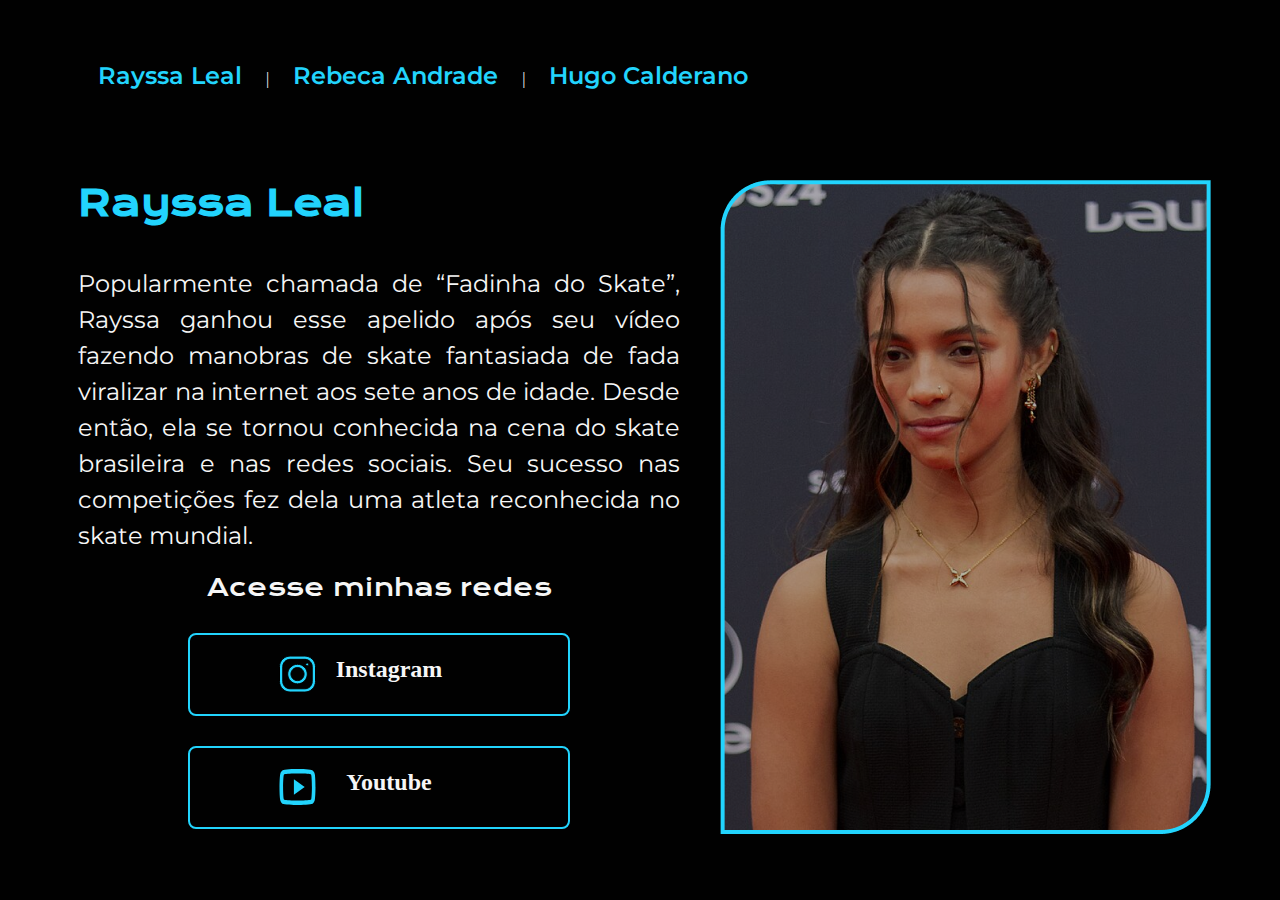
<file: index.html>
<!DOCTYPE html>
<html lang="pt-br">
<head>
    <meta charset="UTF-8">
    <meta name="viewport" content="width=device-width, initial-scale=1.0">
    <title>Rayssa Leal</title>
    <link rel="stylesheet" href="styles/estilo.css">
</head>
<body>
    <header class="cabecalho">
        <nav>
            <a class="cabecalho_menu_link" href="index.html">Rayssa Leal</a> |
            <a class="cabecalho_menu_link" href="rebeca.html">Rebeca Andrade</a> |
            <a class="cabecalho_menu_link" href="calderano.html">Hugo Calderano</a> 
        </nav>
    </header>

    <main class="apresentacao">
        <div class="apresentacao_contexto">
            <h1 class="apresentacao_contexto_titulo">Rayssa Leal</h1>
            <p class="apresentacao_contexto_texto">Popularmente chamada de “Fadinha do Skate”, Rayssa ganhou esse apelido após 
                seu vídeo fazendo manobras de skate fantasiada de fada viralizar na internet 
                aos sete anos de idade. Desde então, ela se tornou conhecida na cena do skate 
                brasileira e nas redes sociais.
                Seu sucesso nas competições fez dela uma atleta reconhecida no skate mundial.
            </p>
            <br>
            <div class="apresentacao_links">
                <h2 class="apresentacao_links_subtitulo">Acesse minhas redes</h2>
                
                <a class="apresentacao_links_link" href="https://www.instagram.com/rayssalealsk8/?hl=pt-br" target="_blank">
                    <img src="assets/instagram.svg" alt="Instagram" class="imagem">
                    Instagram
                </a>

                <a class="apresentacao_links_link" href="https://www.youtube.com/@rayssalealSK8" target="_blank">
                    <img src="assets/youtube.svg" alt="Youtube">
                    Youtube
                </a>
            </div>
        </div>
        <div class="apresentacao_contexto">
            <img src="assets/rayssaleal.png" alt="">
        </div>
    </main>
</body>
</html>
</file>
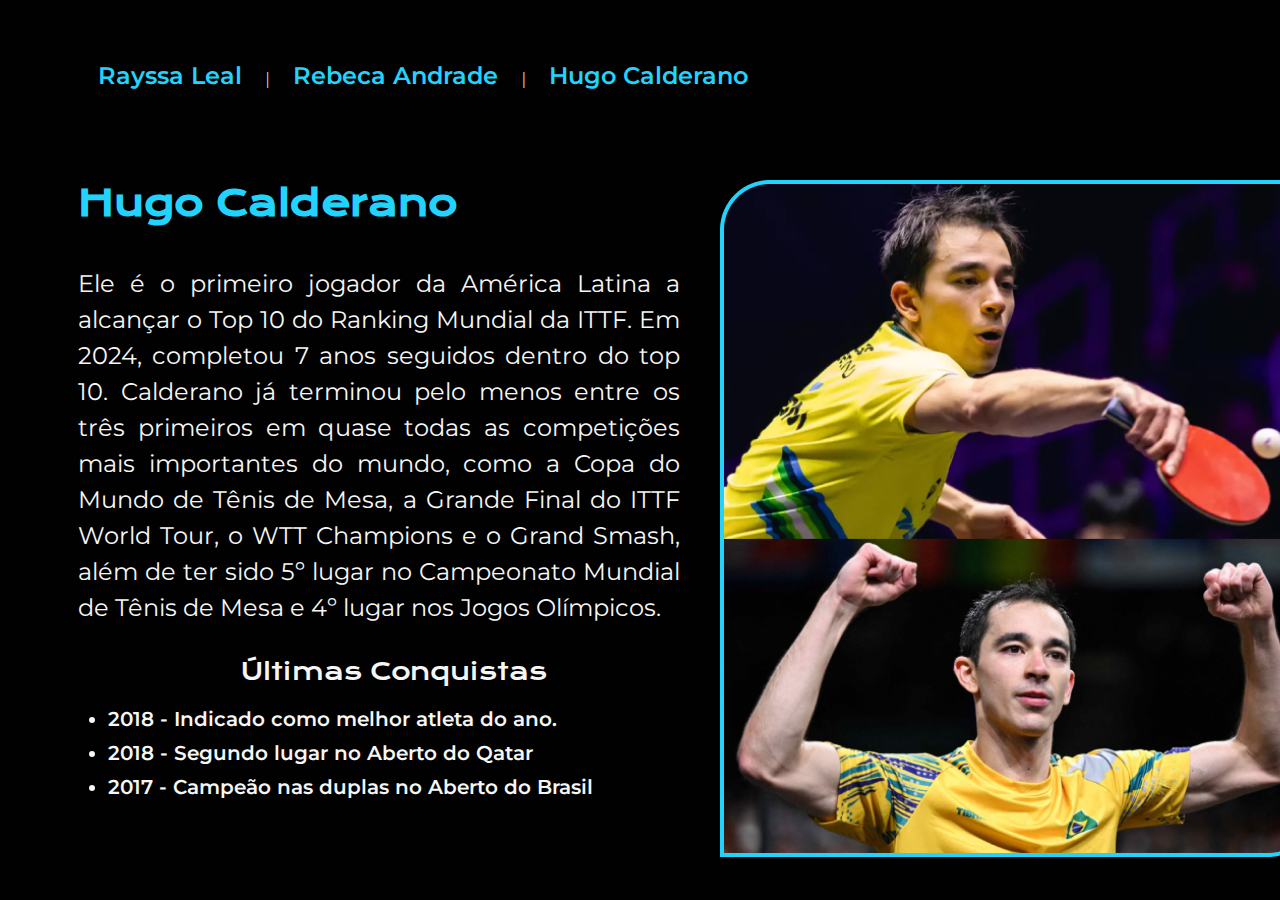
<file: calderano.html>
<!DOCTYPE html>
<html lang="pt-br">
<head>
    <meta charset="UTF-8">
    <meta name="viewport" content="width=device-width, initial-scale=1.0">
    <title>Hugo Calderano</title>
    <link rel="stylesheet" href="styles/estilo.css">
</head>
<body>
    <header class="cabecalho">
        <nav>
            <a class="cabecalho_menu_link" href="index.html">Rayssa Leal</a> |
            <a class="cabecalho_menu_link" href="rebeca.html">Rebeca Andrade</a> |
            <a class="cabecalho_menu_link" href="calderano.html">Hugo Calderano</a> 
        </nav>
    </header>

    <main class="apresentacao">
        <div class="apresentacao_contexto">
            <h1 class="apresentacao_contexto_titulo">Hugo Calderano</h1>
            <p class="apresentacao_contexto_texto">Ele é o primeiro jogador da América Latina a alcançar o Top 10 do Ranking Mundial 
                da ITTF. Em 2024, completou 7 anos seguidos dentro do top 10. Calderano já terminou pelo menos entre os três 
                primeiros em quase todas as competições mais importantes do mundo, como a Copa do Mundo de Tênis de Mesa, a 
                Grande Final do ITTF World Tour, o WTT Champions e o Grand Smash, além de ter sido 5º lugar no Campeonato Mundial 
                de Tênis de Mesa e 4º lugar nos Jogos Olímpicos.
            </p>

            <div class="apresentacao_listas">
                <h2 class="apresentacao_listas_subtitulo">Últimas Conquistas</h2>
                
                <ul>
                    <li>2018 - Indicado como melhor atleta do ano.</li>
                    <li>2018 - Segundo lugar no Aberto do Qatar</li>
                    <li>2017 - Campeão nas duplas no Aberto do Brasil</li>
                </ul>
            </div>
        </div>

        <div class="apresentacao_contexto">
            <img src="assets/hugo.png" alt="">
        </div>
    </main>
</body>
</html>
</file>
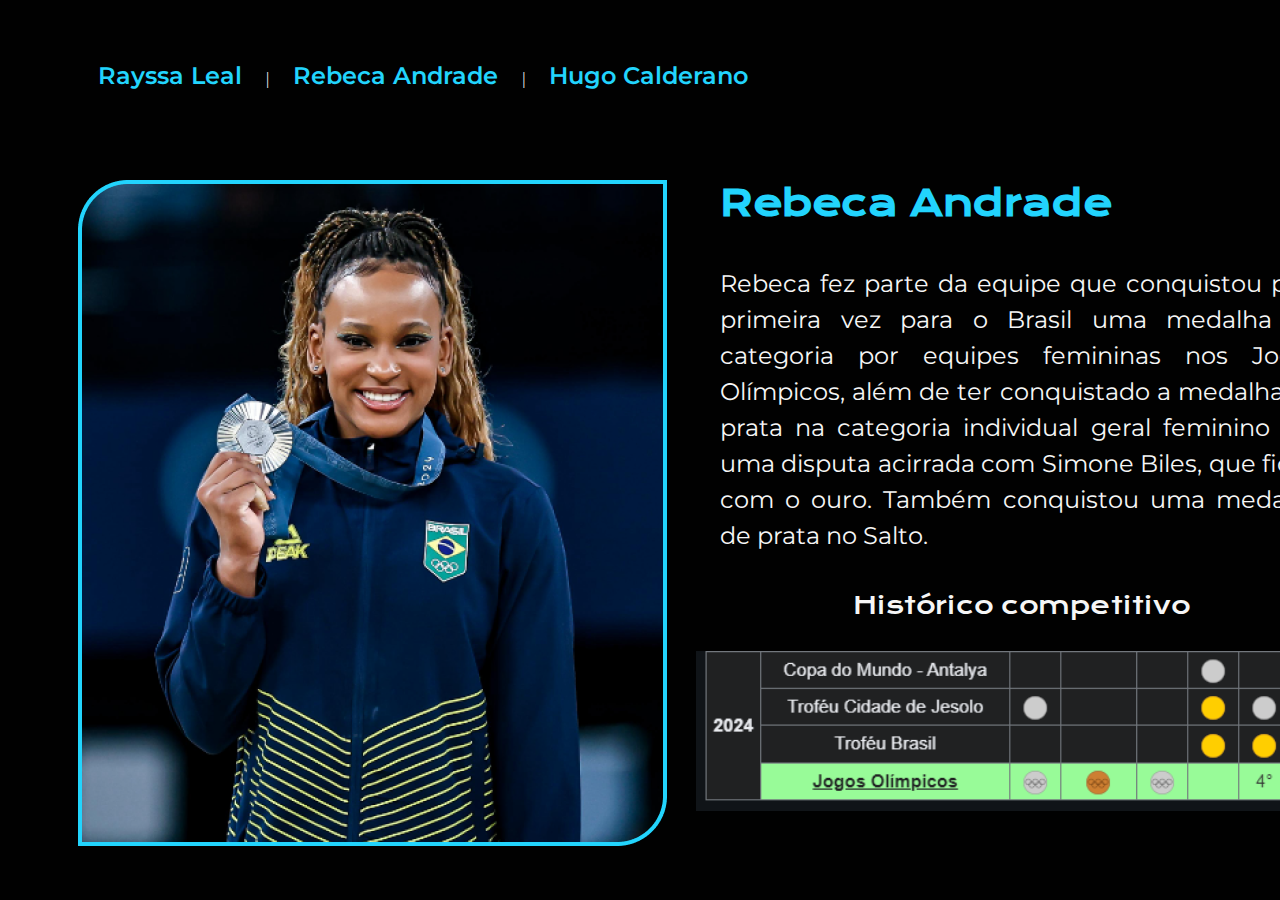
<file: rebeca.html>
<!DOCTYPE html>
<html lang="pt-br">

<head>
    <meta charset="UTF-8">
    <meta name="viewport" content="width=device-width, initial-scale=1.0">
    <title>Rebeca Andrade</title>
    <link rel="stylesheet" href="styles/estilo.css">
</head>

<body>
    <header class="cabecalho">
        <nav>
            <a class="cabecalho_menu_link" href="index.html">Rayssa Leal</a> |
            <a class="cabecalho_menu_link" href="rebeca.html">Rebeca Andrade</a> |
            <a class="cabecalho_menu_link" href="calderano.html">Hugo Calderano</a> 
        </nav>
    </header>

    <main class="apresentacao">
        <div class="apresentacao_contexto">
            <img src="assets/rebeca.png" alt="">
        </div>
        <div class="apresentacao_contexto">
            <h1 class="apresentacao_contexto_titulo">Rebeca Andrade</h1>
            <p class="apresentacao_contexto_texto">Rebeca fez parte da equipe que conquistou pela primeira vez para o
                Brasil uma medalha na categoria por equipes femininas nos Jogos Olímpicos, além de ter conquistado a
                medalha de prata na categoria individual geral feminino em uma disputa acirrada com Simone Biles, que
                ficou com o ouro. Também conquistou uma medalha de prata no Salto.
            </p>
            <br><br>
            <div class="apresentacao_links">
                <h2 class="apresentacao_links_subtitulo">Histórico competitivo</h2>

                <img src="assets/rebeca_quadro.png" alt="Quadro" width="650">
            </div>
        </div>


    </main>
</body>

</html>
</file>
<file: styles/estilo.css>
@import url('https://fonts.googleapis.com/css2?family=Krona+One&family=Montserrat:wght@400;600&display=swap');


:root{
    --cor-primaria: #010101;
    --cor-secundaria: #f6f6f6;
    --cor-terciaria: #22d4fd;
    --cor-hover: #272727;

    --fonte-primaria: 'Krona One', sans-serif;
    --fonte-secundaria: 'Montserrat', sans-serif;
}

body{
    background-color:var(--cor-primaria);
    color: var(--cor-secundaria);
}

*{
    margin: 0px;
    padding: 0px;
}

nav a:hover{
    color: aquamarine;
}

.cabecalho{
    width: 1124px;
    margin: 61px auto 90px auto;
}

.cabecalho_menu_link{
    color: var(--cor-terciaria);
    text-decoration: none;
    font-size: 24px;
    font-weight: 600;
    /* comandos em breve */
    font-family: var(--fonte-secundaria);
    padding: 20px;
}

.apresentacao{
    width: 1124px;
    margin: 0px auto 30px auto;

    display: grid;
    grid-template-columns: auto auto;
    gap: 40px;

    /* mais comandos em breve */
}

.apresentacao_contexto{
    width: 602px;
}

.apresentacao_contexto_texto{
    font-size: 24px;
    line-height: 36px;
    text-align: justify;
    font-family: var(--fonte-secundaria);
}

.apresentacao_contexto_titulo{
    font-size: 36px;
    color: var(--cor-terciaria);
    margin-bottom: 40px;
    font-family: var(--fonte-primaria);
}

.apresentacao_links{
    display: grid;
    grid-template-rows: auto;

    justify-content: center;
    gap: 30px;
}

.apresentacao_links_link{
    display: grid;                          /* para versao 2.0 */
    grid-template-columns: 20px 180px;       /* para versao 2.0 */
    justify-content:  center;               /* para versao 2.0 */
    
    border: 2px solid var(--cor-terciaria);
    padding: 21px 0px;
    text-align: center;
    border-radius: 8px;
    font-size: 24px;
    font-weight: 600;
    width: 378px;

    text-decoration: none;
    color: var(--cor-secundaria);
}

.apresentacao_links_subtitulo{
    font-family: var(--fonte-primaria);
    font-weight: 400;
    font-size: 24px;
    text-align: center; /* para versao 2.0 */
}

.apresentacao_links_link:hover{
    background-color: var(--cor-hover);
}


/* página hugo caldearno */
.apresentacao_listas{
    margin-top: 30px;
    padding-left: 30px;
}

.apresentacao_listas_subtitulo{
    font-family: var(--fonte-primaria);
    font-weight: 400;
    font-size: 24px;
    text-align: center; /* para versao 2.0 */
}

.apresentacao_listas ul{
    margin-top: 20px;
    font-size: 20px;
    font-weight: 600;
    color: var(--cor-secundaria);
    font-family: var(--fonte-secundaria);
}

.apresentacao_listas li{
    margin-top: 10px;
}
</file>
